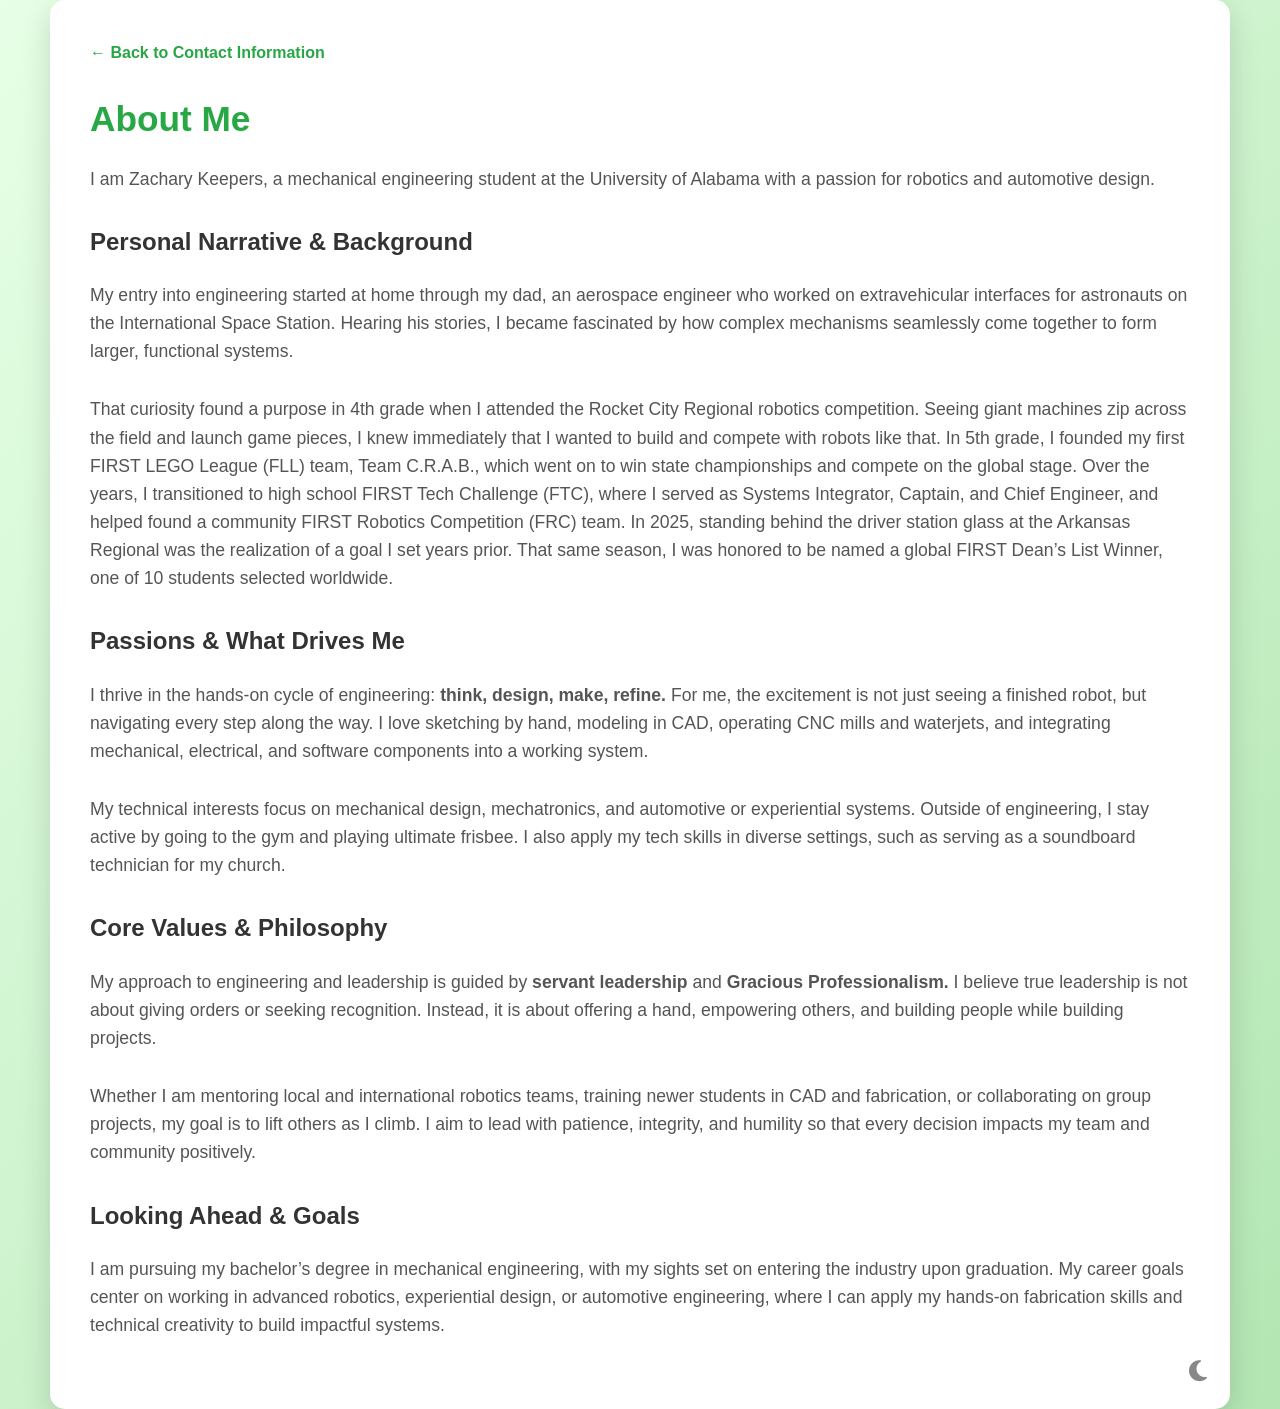
<file: about-me.html>
<!DOCTYPE html>
<html lang="en">
<head>
    <meta charset="UTF-8">
    <meta name="viewport" content="width=device-width, initial-scale=1.0">
    <title>About Me - Zachary Keepers</title>
    <link rel="stylesheet" href="https://cdnjs.cloudflare.com/ajax/libs/font-awesome/6.5.2/css/all.min.css" integrity="sha512-SnH5WK+bZxgPHs44uWIX+LLJAJ9/2PkPKZ5QiAj6Ta86w+fsb2TkcmfRyVX3pBnMFcV7oQPJkl9QevSCWr3W6A==" crossorigin="anonymous" referrerpolicy="no-referrer">
    <link rel="stylesheet" href="style.css?v=2">
</head>
<body>
    <main class="content-page">
        <button id="theme-toggle" aria-label="Toggle light and dark mode">
            <i class="fas fa-moon"></i>
        </button>
        <a class="back-link" href="index.html">← Back to Contact Information</a>
        <h1>About Me</h1>
        <p>I am Zachary Keepers, a mechanical engineering student at the University of Alabama with a passion for robotics and automotive design.</p>

        <section class="about-section">
            <h2>Personal Narrative &amp; Background</h2>
            <p>My entry into engineering started at home through my dad, an aerospace engineer who worked on extravehicular interfaces for astronauts on the International Space Station. Hearing his stories, I became fascinated by how complex mechanisms seamlessly come together to form larger, functional systems.</p>
            <p>That curiosity found a purpose in 4th grade when I attended the Rocket City Regional robotics competition. Seeing giant machines zip across the field and launch game pieces, I knew immediately that I wanted to build and compete with robots like that. In 5th grade, I founded my first FIRST LEGO League (FLL) team, Team C.R.A.B., which went on to win state championships and compete on the global stage. Over the years, I transitioned to high school FIRST Tech Challenge (FTC), where I served as Systems Integrator, Captain, and Chief Engineer, and helped found a community FIRST Robotics Competition (FRC) team. In 2025, standing behind the driver station glass at the Arkansas Regional was the realization of a goal I set years prior. That same season, I was honored to be named a global FIRST Dean’s List Winner, one of 10 students selected worldwide.</p>
        </section>

        <section class="about-section">
            <h2>Passions &amp; What Drives Me</h2>
            <p>I thrive in the hands-on cycle of engineering: <strong>think, design, make, refine.</strong> For me, the excitement is not just seeing a finished robot, but navigating every step along the way. I love sketching by hand, modeling in CAD, operating CNC mills and waterjets, and integrating mechanical, electrical, and software components into a working system.</p>
            <p>My technical interests focus on mechanical design, mechatronics, and automotive or experiential systems. Outside of engineering, I stay active by going to the gym and playing ultimate frisbee. I also apply my tech skills in diverse settings, such as serving as a soundboard technician for my church.</p>
        </section>

        <section class="about-section">
            <h2>Core Values &amp; Philosophy</h2>
            <p>My approach to engineering and leadership is guided by <strong>servant leadership</strong> and <strong>Gracious Professionalism.</strong> I believe true leadership is not about giving orders or seeking recognition. Instead, it is about offering a hand, empowering others, and building people while building projects.</p>
            <p>Whether I am mentoring local and international robotics teams, training newer students in CAD and fabrication, or collaborating on group projects, my goal is to lift others as I climb. I aim to lead with patience, integrity, and humility so that every decision impacts my team and community positively.</p>
        </section>

        <section class="about-section">
            <h2>Looking Ahead &amp; Goals</h2>
            <p>I am pursuing my bachelor’s degree in mechanical engineering, with my sights set on entering the industry upon graduation. My career goals center on working in advanced robotics, experiential design, or automotive engineering, where I can apply my hands-on fabrication skills and technical creativity to build impactful systems.</p>
        </section>
    </main>
    <script>
        const themeToggle = document.getElementById('theme-toggle');
        const body = document.body;

        function setTheme(theme) {
            body.classList.toggle('dark-mode', theme === 'dark');
            themeToggle.querySelector('i').className = theme === 'dark' ? 'fas fa-sun' : 'fas fa-moon';
        }

        const savedTheme = localStorage.getItem('theme');
        if (savedTheme) {
            setTheme(savedTheme);
        } else if (window.matchMedia && window.matchMedia('(prefers-color-scheme: dark)').matches) {
            setTheme('dark');
        } else {
            setTheme('light');
        }

        themeToggle.addEventListener('click', () => {
            const nextTheme = body.classList.contains('dark-mode') ? 'light' : 'dark';
            setTheme(nextTheme);
            localStorage.setItem('theme', nextTheme);
        });
    </script>
</body>
</html>
</file>
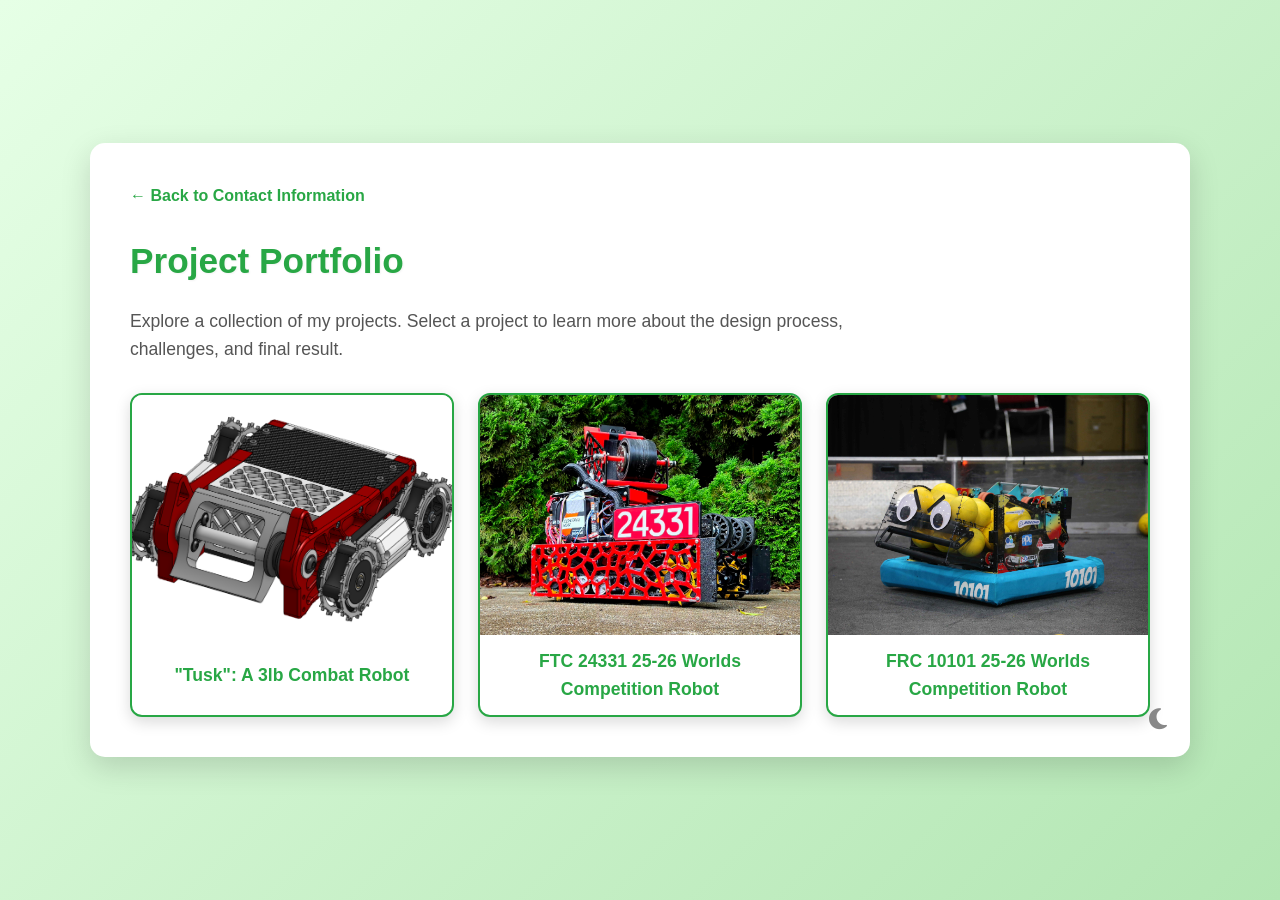
<file: project-portfolio.html>
<!DOCTYPE html>
<html lang="en">
<head>
    <meta charset="UTF-8">
    <meta name="viewport" content="width=device-width, initial-scale=1.0">
    <title>Project Portfolio - Zachary Keepers</title>
    <link rel="stylesheet" href="https://cdnjs.cloudflare.com/ajax/libs/font-awesome/6.5.2/css/all.min.css" integrity="sha512-SnH5WK+bZxgPHs44uWIX+LLJAJ9/2PkPKZ5QiAj6Ta86w+fsb2TkcmfRyVX3pBnMFcV7oQPJkl9QevSCWr3W6A==" crossorigin="anonymous" referrerpolicy="no-referrer">
    <link rel="stylesheet" href="style.css?v=2">
</head>
<body>
    <main class="content-page project-page">
        <button id="theme-toggle" aria-label="Toggle light and dark mode">
            <i class="fas fa-moon"></i>
        </button>
        <a class="back-link" href="index.html">← Back to Contact Information</a>
        <h1>Project Portfolio</h1>
        <p class="project-intro">Explore a collection of my projects. Select a project to learn more about the design process, challenges, and final result.</p>

        <section class="project-grid" aria-label="Projects">
            <!-- Duplicate a project card to add another project to the collection. -->
            <a class="project-card" href="project-websites/Tusk Battlebot.html">
                <div class="project-image" style="--project-image: url('project-photos/Tusk Bot Photo.png');">
                </div>
                <h2><strong>"Tusk"</strong> : A 3lb Combat Robot</h2>
            </a>

            <a class="project-card" href="project-websites/24331 Cypher.html">
                <div class="project-image" style="--project-image: url('project-photos/Cypher Photo.jpg');">
                </div>
                <h2>FTC 24331 25-26 Worlds Competition Robot</h2>
            </a>

            <a class="project-card" href="project-websites/10101 Waka-Waka.html">
                <div class="project-image" style="--project-image: url('project-photos/Waka-Waka Photo.jpg');">
                </div>
                <h2>FRC 10101 25-26 Worlds Competition Robot</h2>
            </a>
        </section>
    </main>
    <script>
        const themeToggle = document.getElementById('theme-toggle');
        const body = document.body;

        function setTheme(theme) {
            body.classList.toggle('dark-mode', theme === 'dark');
            themeToggle.querySelector('i').className = theme === 'dark' ? 'fas fa-sun' : 'fas fa-moon';
        }

        const savedTheme = localStorage.getItem('theme');
        if (savedTheme) {
            setTheme(savedTheme);
        } else if (window.matchMedia && window.matchMedia('(prefers-color-scheme: dark)').matches) {
            setTheme('dark');
        } else {
            setTheme('light');
        }

        themeToggle.addEventListener('click', () => {
            const nextTheme = body.classList.contains('dark-mode') ? 'light' : 'dark';
            setTheme(nextTheme);
            localStorage.setItem('theme', nextTheme);
        });
    </script>
</body>
</html>
</file>
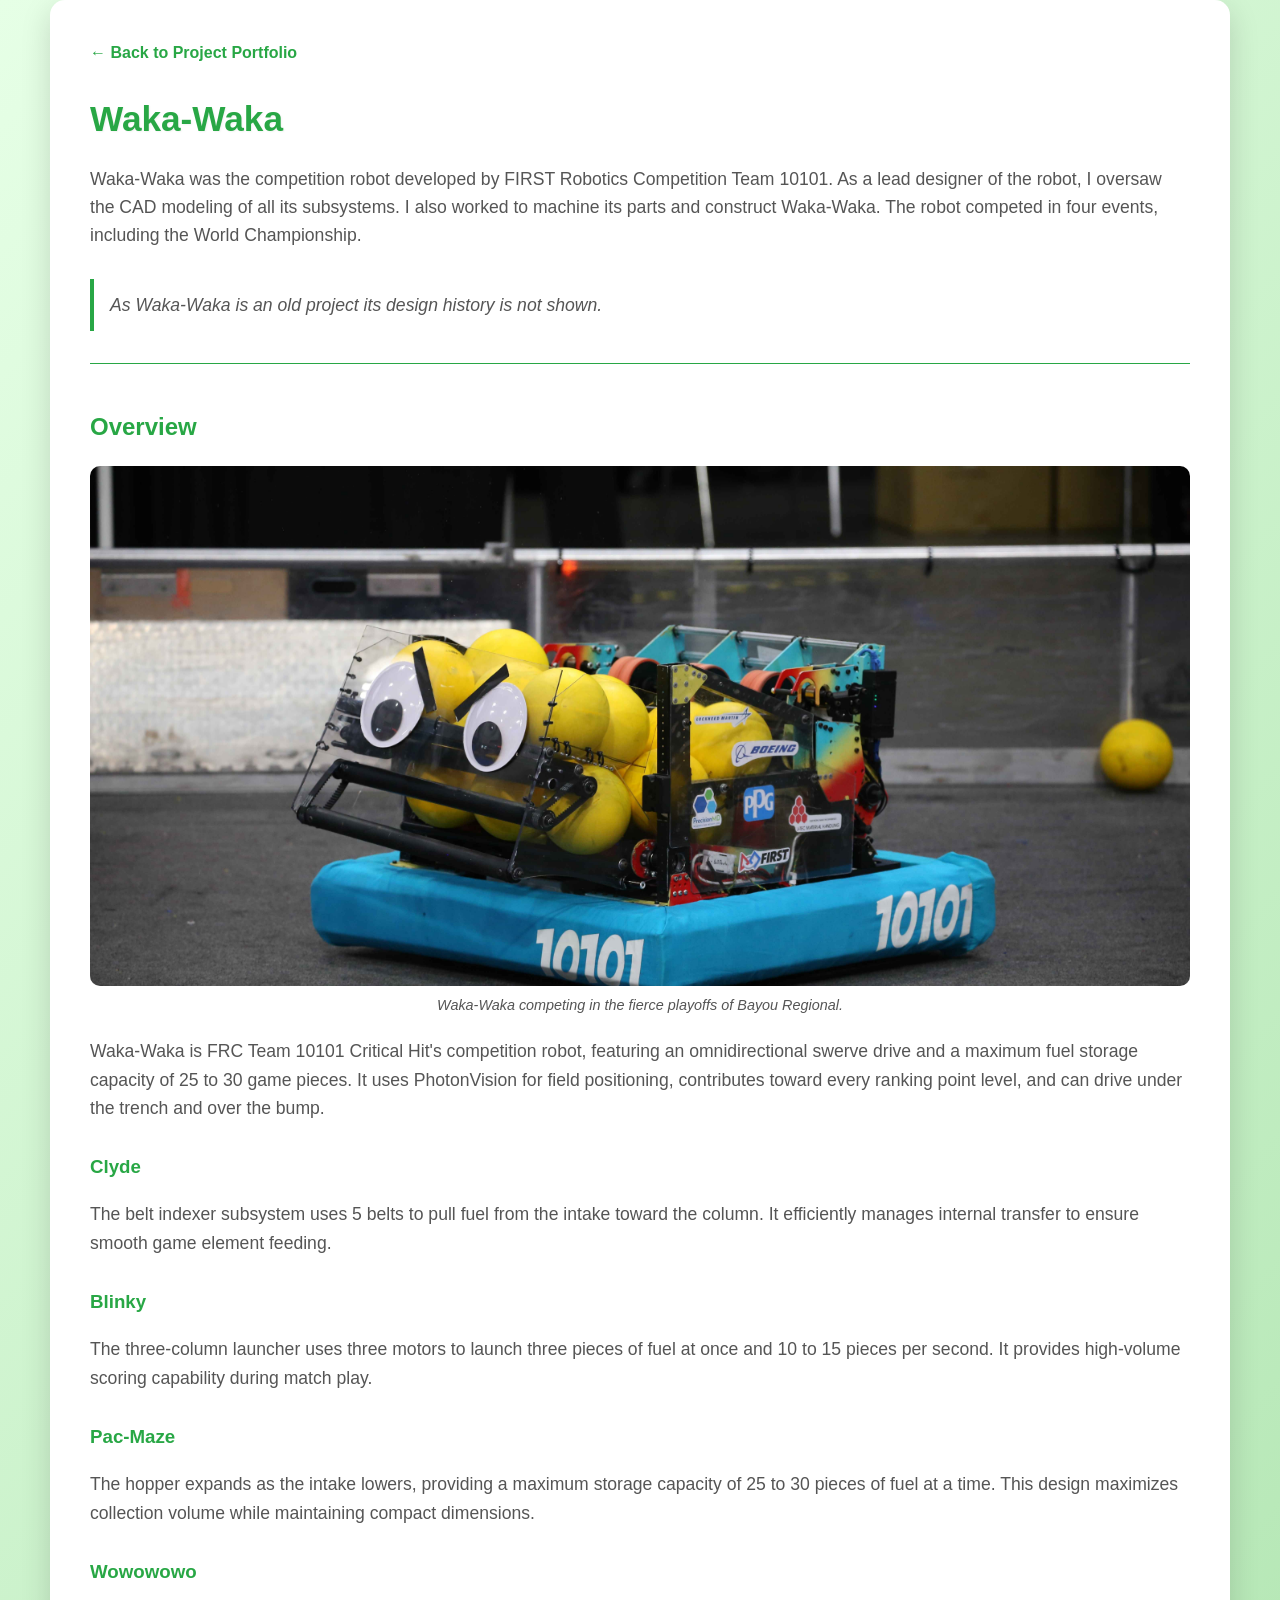
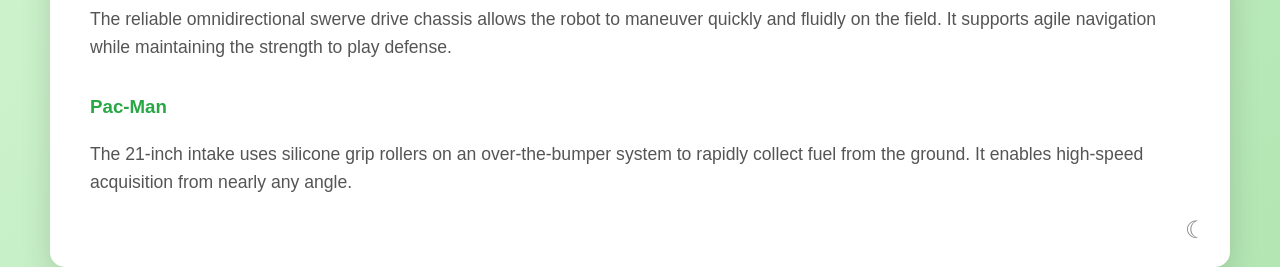
<file: project-websites/10101 Waka-Waka.html>
<!DOCTYPE html>
<html lang="en">
<head>
    <meta charset="UTF-8">
    <meta name="viewport" content="width=device-width, initial-scale=1.0">
    <title>FRC 10101 25-26 Waka-Waka - Zachary Keepers</title>
    <link rel="stylesheet" href="../style.css?v=2">
</head>
<body>
    <main class="content-page project-blog">
        <button id="theme-toggle" aria-label="Toggle light and dark mode">
            <span aria-hidden="true">☾</span>
        </button>
        <a class="back-link" href="../project-portfolio.html">← Back to Project Portfolio</a>

        <h1>Waka-Waka</h1>
        <p>Waka-Waka was the competition robot developed by FIRST Robotics Competition Team 10101. As a lead designer of the robot, I oversaw the CAD modeling of all its subsystems.
            I also worked to machine its parts and construct Waka-Waka. The robot competed in four events, including the World Championship.</p>
        <p class="project-disclaimer">As Waka-Waka is an old project its design history is not shown.</p>

        <article class="project-update">
            <h2>Overview</h2>

            <figure>
                <img src="../project-photos/Waka-Waka Photo.jpg" alt="Waka-Waka in the playoffs of Bayou Regional">
                <figcaption>Waka-Waka competing in the fierce playoffs of Bayou Regional.</figcaption>
            </figure>

            <div>
                <p>Waka-Waka is FRC Team 10101 Critical Hit's competition robot, featuring an omnidirectional swerve drive and a maximum fuel storage capacity of 25 to 30 game pieces.
                     It uses PhotonVision for field positioning, contributes toward every ranking point level, and can drive under the trench and over the bump.</p>

                <h3>Clyde</h3>
                <p>The belt indexer subsystem uses 5 belts to pull fuel from the intake toward the column. It efficiently manages internal transfer to ensure smooth game element feeding.</p>

                <h3>Blinky</h3>
                <p>The three-column launcher uses three motors to launch three pieces of fuel at once and 10 to 15 pieces per second. It provides high-volume scoring capability during match play.</p>

                <h3>Pac-Maze</h3>
                <p>The hopper expands as the intake lowers, providing a maximum storage capacity of 25 to 30 pieces of fuel at a time. This design maximizes collection volume while maintaining compact dimensions.</p>

                <h3>Wowowowo</h3>
                <p>The reliable omnidirectional swerve drive chassis allows the robot to maneuver quickly and fluidly on the field. It supports agile navigation while maintaining the strength to play defense.</p>

                <h3>Pac-Man</h3>
                <p>The 21-inch intake uses silicone grip rollers on an over-the-bumper system to rapidly collect fuel from the ground. It enables high-speed acquisition from nearly any angle.</p>
            </div>
        </article>
        
    </main>

    <script>
        const themeToggle = document.getElementById('theme-toggle');
        const body = document.body;

        function setTheme(theme) {
            body.classList.toggle('dark-mode', theme === 'dark');
            themeToggle.querySelector('span').textContent = theme === 'dark' ? '☀' : '☾';
        }

        const savedTheme = localStorage.getItem('theme');
        if (savedTheme) {
            setTheme(savedTheme);
        } else if (window.matchMedia && window.matchMedia('(prefers-color-scheme: dark)').matches) {
            setTheme('dark');
        } else {
            setTheme('light');
        }

        themeToggle.addEventListener('click', () => {
            const nextTheme = body.classList.contains('dark-mode') ? 'light' : 'dark';
            setTheme(nextTheme);
            localStorage.setItem('theme', nextTheme);
        });
    </script>
</body>
</html>
</file>
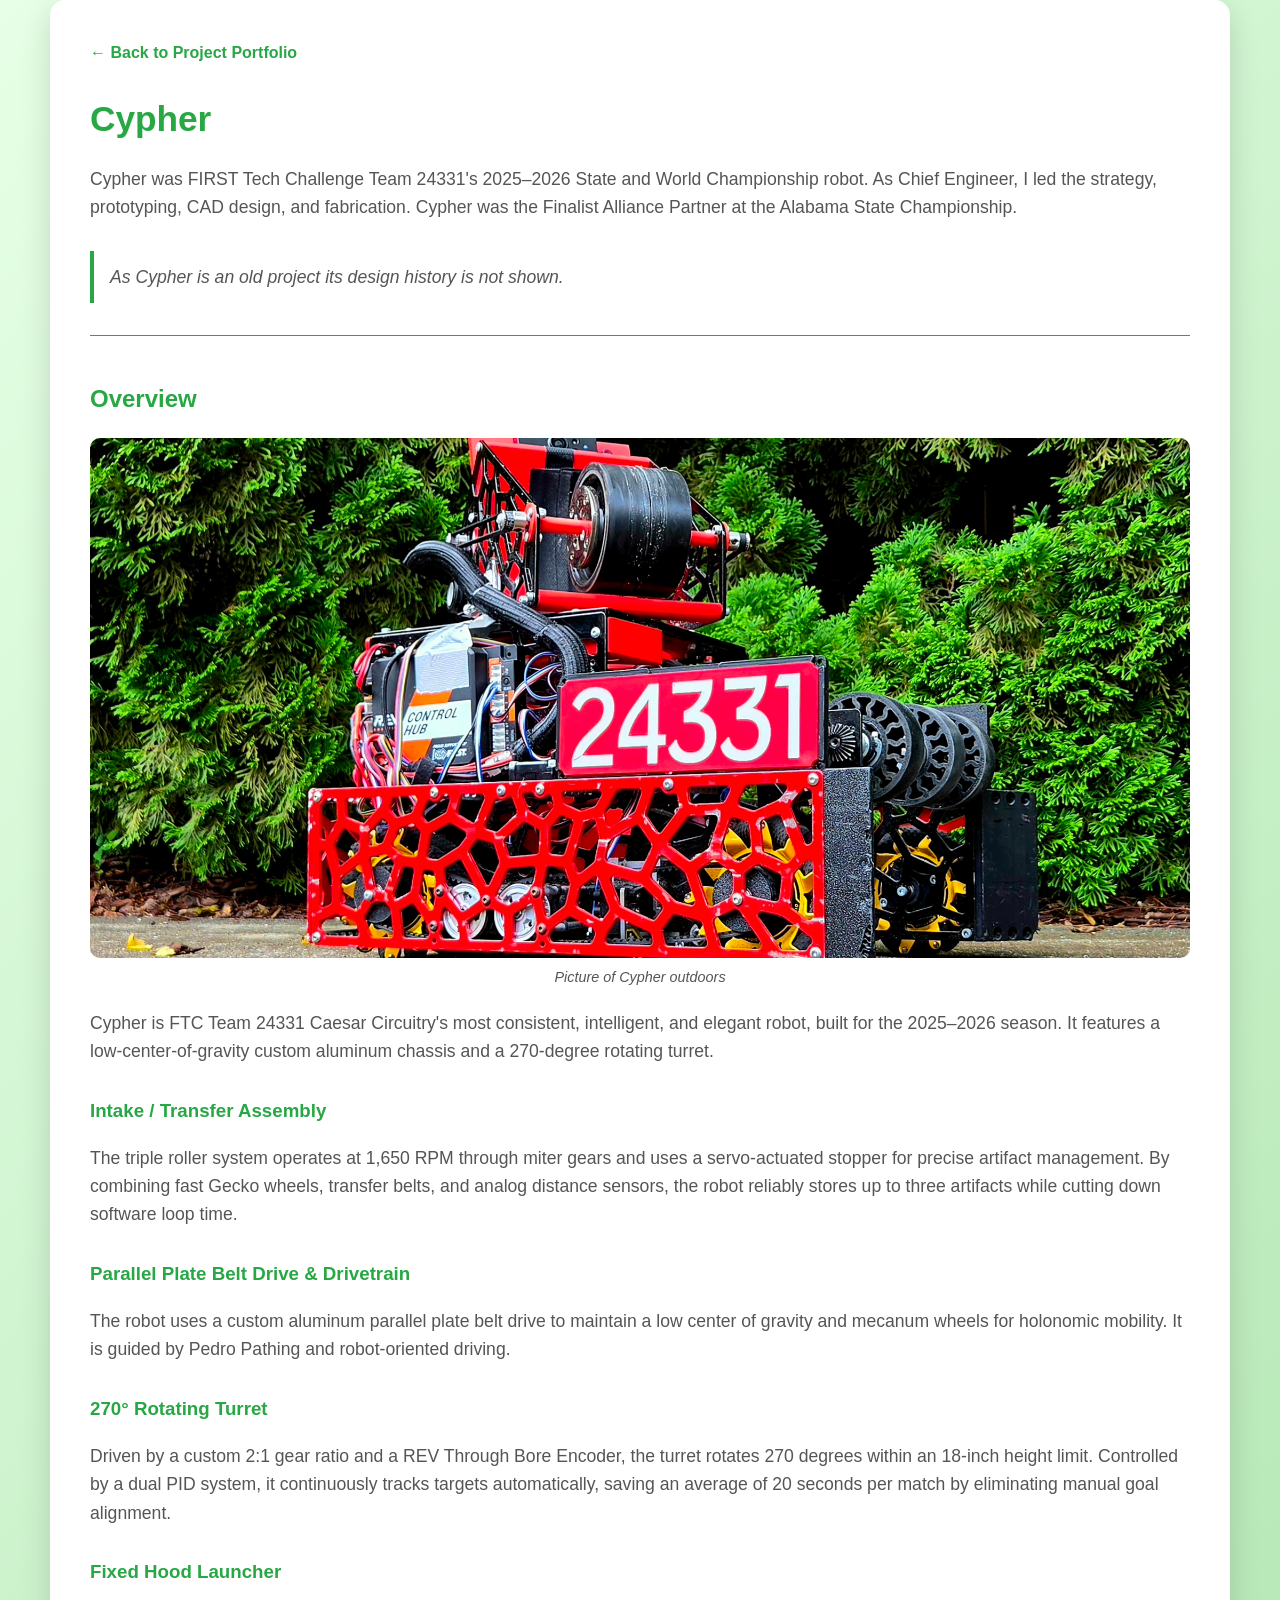
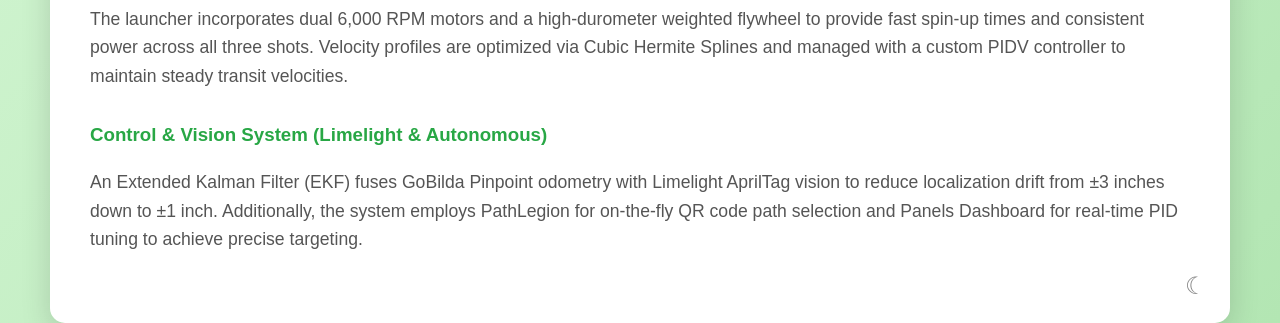
<file: project-websites/24331 Cypher.html>
<!DOCTYPE html>
<html lang="en">
<head>
    <meta charset="UTF-8">
    <meta name="viewport" content="width=device-width, initial-scale=1.0">
    <title>FTC 24331 25-26 Cypher - Zachary Keepers</title>
    <link rel="stylesheet" href="../style.css?v=2">
</head>
<body>
    <main class="content-page project-blog">
        <button id="theme-toggle" aria-label="Toggle light and dark mode">
            <span aria-hidden="true">☾</span>
        </button>
        <a class="back-link" href="../project-portfolio.html">← Back to Project Portfolio</a>

        <h1>Cypher</h1>
        <p>Cypher was FIRST Tech Challenge Team 24331's 2025–2026 State and World Championship robot. As Chief Engineer, I led the strategy, prototyping, CAD design, and fabrication.
            Cypher was the Finalist Alliance Partner at the Alabama State Championship.
        </p>
        <p class="project-disclaimer">As Cypher is an old project its design history is not shown.</p>

        <article class="project-update">
            <h2>Overview</h2>

            <figure>
                <img src="../project-photos/Cypher Photo.jpg" alt="Fancy picture of Cypher">
                <figcaption>Picture of Cypher outdoors</figcaption>
            </figure>

            <div class="update-content">
                <p>Cypher is FTC Team 24331 Caesar Circuitry's most consistent, intelligent, and elegant robot, built for the 2025–2026 season. It features a
                    low-center-of-gravity custom aluminum chassis and a 270-degree rotating turret.</p>

                <h3>Intake / Transfer Assembly</h3>
                <p>The triple roller system operates at 1,650 RPM through miter gears and uses a servo-actuated stopper for precise artifact management. 
                    By combining fast Gecko wheels, transfer belts, and analog distance sensors, the robot reliably stores up to three artifacts while cutting down software loop time.</p>

                <h3>Parallel Plate Belt Drive & Drivetrain</h3>
                <p>The robot uses a custom aluminum parallel plate belt drive to maintain a low center of gravity and mecanum wheels for
                    holonomic mobility. It is guided by Pedro Pathing and robot-oriented driving.</p>

                <h3>270° Rotating Turret</h3>
                <p>Driven by a custom 2:1 gear ratio and a REV Through Bore Encoder, the turret rotates 270 degrees within an 18-inch height limit.
                    Controlled by a dual PID system, it continuously tracks targets automatically, saving an average of 20 seconds per match by eliminating manual goal alignment.</p>

                <h3>Fixed Hood Launcher</h3>
                <p>The launcher incorporates dual 6,000 RPM motors and a high-durometer weighted flywheel to provide fast spin-up times and consistent
                    power across all three shots. Velocity profiles are optimized via Cubic Hermite Splines and managed with a custom PIDV controller to maintain steady transit velocities.</p>

                <h3>Control & Vision System (Limelight & Autonomous)</h3>
                <p>An Extended Kalman Filter (EKF) fuses GoBilda Pinpoint odometry with Limelight AprilTag vision to reduce localization drift from ±3 inches down
                     to ±1 inch. Additionally, the system employs PathLegion for on-the-fly QR code path selection and Panels Dashboard for real-time PID tuning to achieve precise targeting.</p>
            </div>
        </article>
    </main>

    <script>
        const themeToggle = document.getElementById('theme-toggle');
        const body = document.body;

        function setTheme(theme) {
            body.classList.toggle('dark-mode', theme === 'dark');
            themeToggle.querySelector('span').textContent = theme === 'dark' ? '☀' : '☾';
        }

        const savedTheme = localStorage.getItem('theme');
        if (savedTheme) {
            setTheme(savedTheme);
        } else if (window.matchMedia && window.matchMedia('(prefers-color-scheme: dark)').matches) {
            setTheme('dark');
        } else {
            setTheme('light');
        }

        themeToggle.addEventListener('click', () => {
            const nextTheme = body.classList.contains('dark-mode') ? 'light' : 'dark';
            setTheme(nextTheme);
            localStorage.setItem('theme', nextTheme);
        });
    </script>
</body>
</html>
</file>
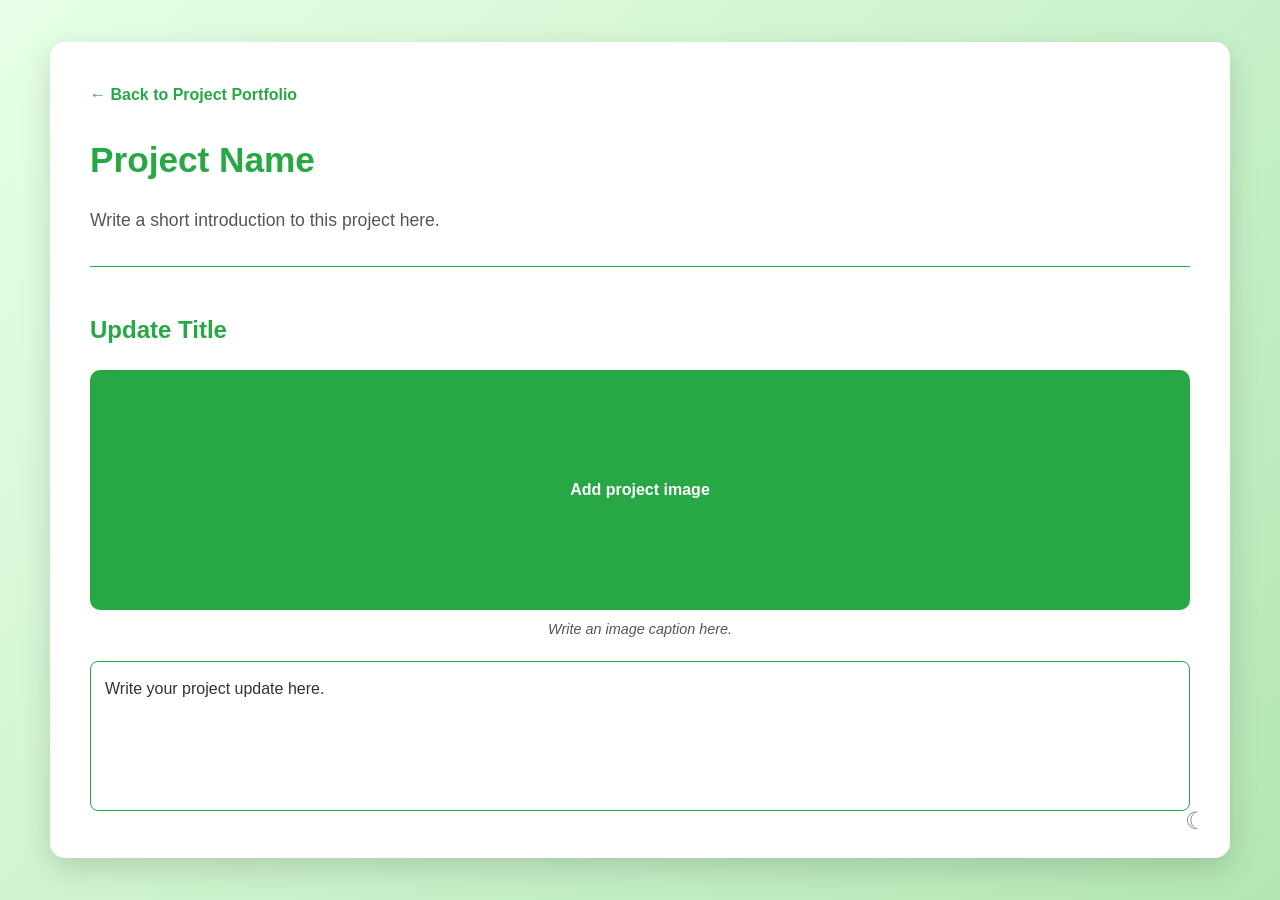
<file: project-websites/project-template.html>
<!DOCTYPE html>
<html lang="en">
<head>
    <meta charset="UTF-8">
    <meta name="viewport" content="width=device-width, initial-scale=1.0">
    <title>Project Name - Zachary Keepers</title>
    <link rel="stylesheet" href="../style.css?v=2">
</head>
<body>
    <main class="content-page project-blog">
        <button id="theme-toggle" aria-label="Toggle light and dark mode">
            <span aria-hidden="true">☾</span>
        </button>
        <a class="back-link" href="../project-portfolio.html">← Back to Project Portfolio</a>

        <h1>Project Name</h1>
        <p>Write a short introduction to this project here.</p>

        <!-- Copy the project-update section below whenever you want to add another blog update. -->
        <article class="project-update">
            <h2>Update Title</h2>

            <figure>
                <!-- Replace this placeholder with:
                <img src="../project-images/project-image.jpg" alt="Describe what is shown in this project image">
                -->
                <div class="project-photo-placeholder" role="img" aria-label="Project image placeholder">Add project image</div>
                <figcaption>Write an image caption here.</figcaption>
            </figure>

            <!-- Replace this placeholder with the text for your update. -->
            <textarea class="update-text" aria-label="Project update text">Write your project update here.</textarea>
        </article>
    </main>

    <script>
        const themeToggle = document.getElementById('theme-toggle');
        const body = document.body;

        function setTheme(theme) {
            body.classList.toggle('dark-mode', theme === 'dark');
            themeToggle.querySelector('span').textContent = theme === 'dark' ? '☀' : '☾';
        }

        const savedTheme = localStorage.getItem('theme');
        if (savedTheme) {
            setTheme(savedTheme);
        } else if (window.matchMedia && window.matchMedia('(prefers-color-scheme: dark)').matches) {
            setTheme('dark');
        } else {
            setTheme('light');
        }

        themeToggle.addEventListener('click', () => {
            const nextTheme = body.classList.contains('dark-mode') ? 'light' : 'dark';
            setTheme(nextTheme);
            localStorage.setItem('theme', nextTheme);
        });
    </script>
</body>
</html>
</file>
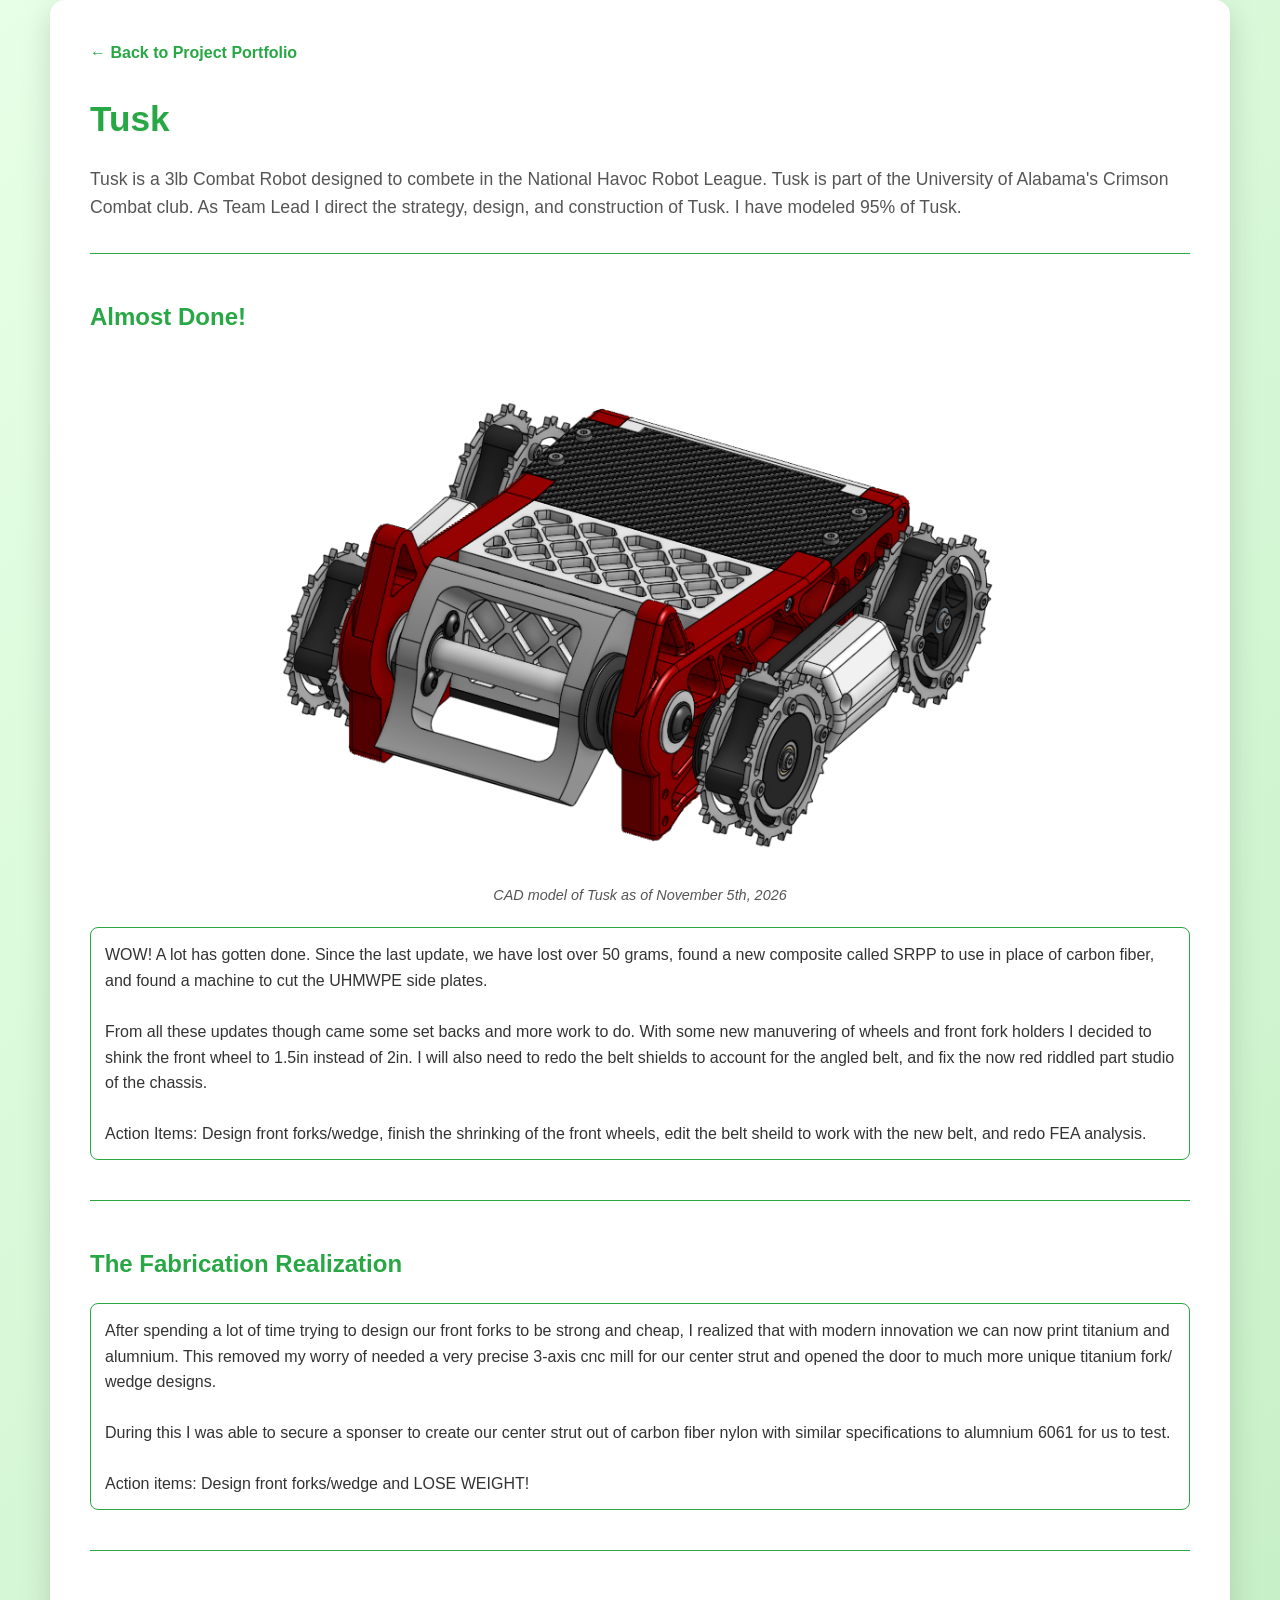
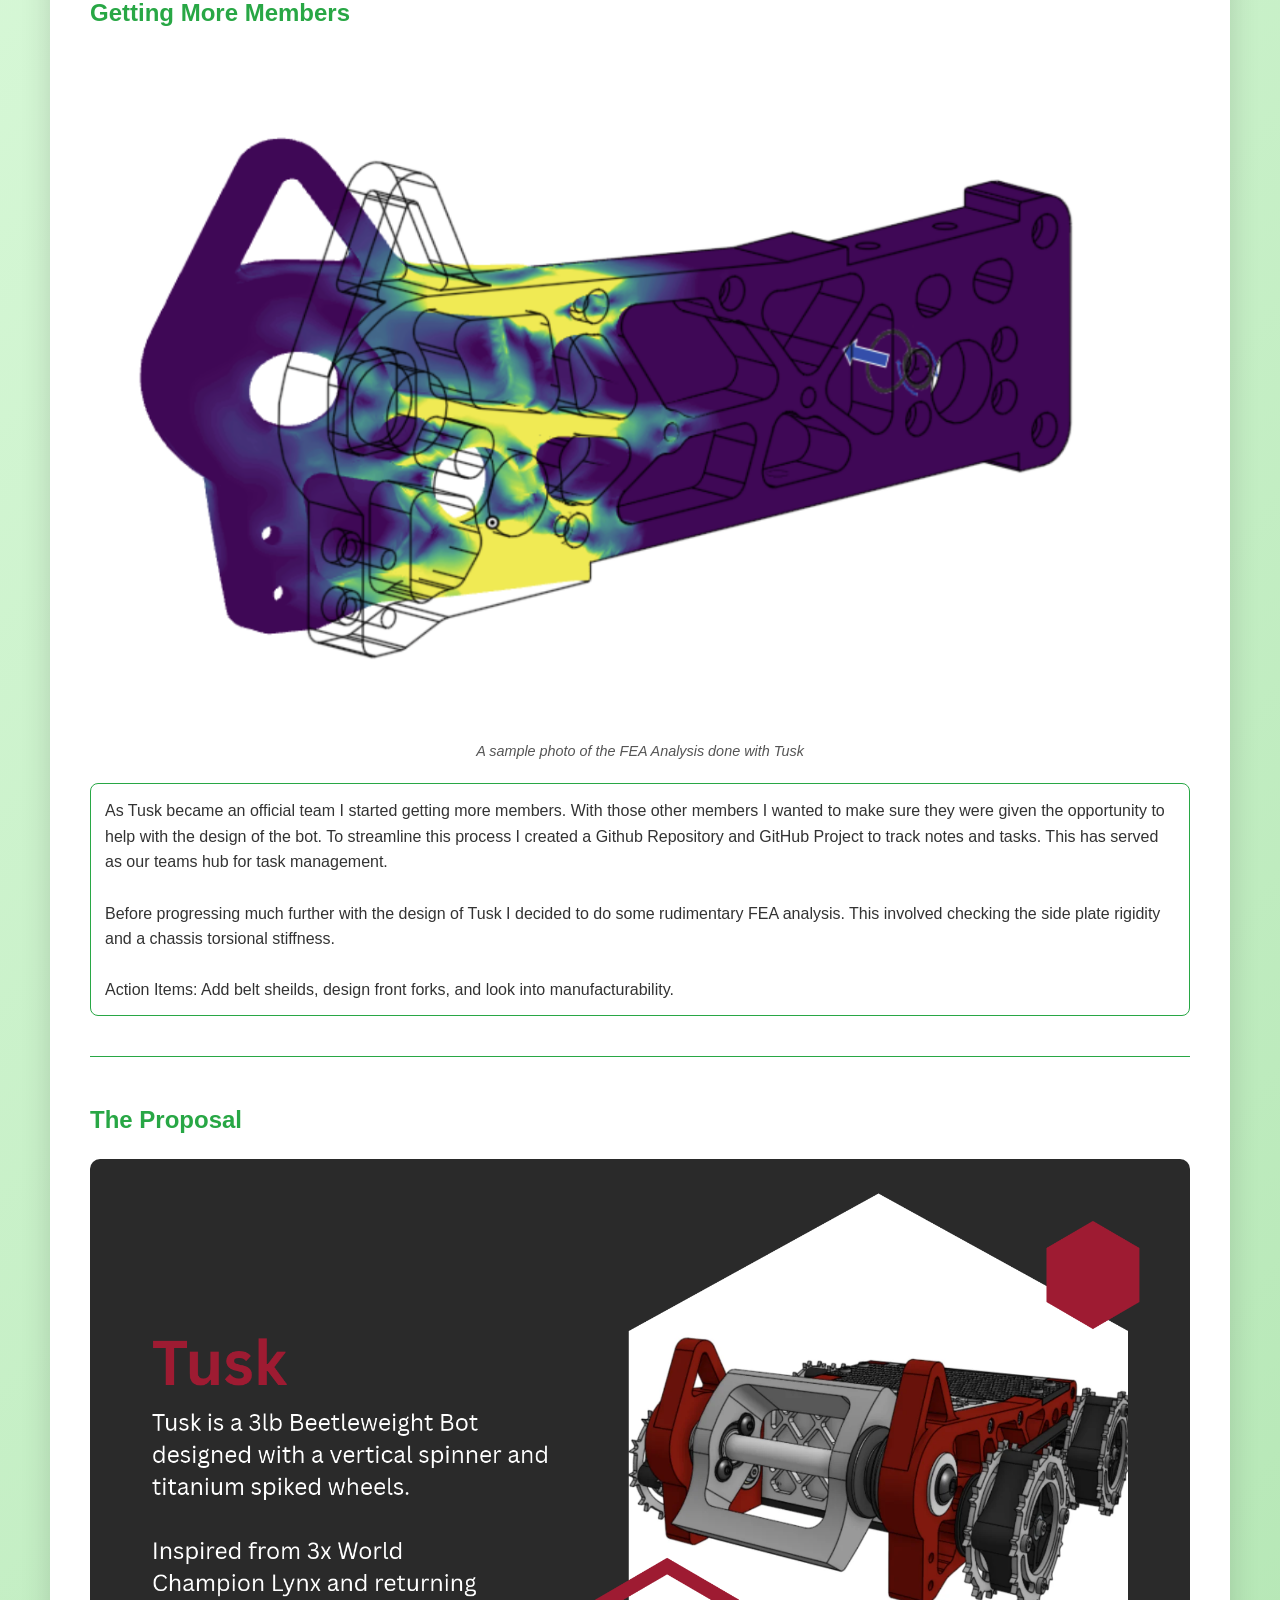
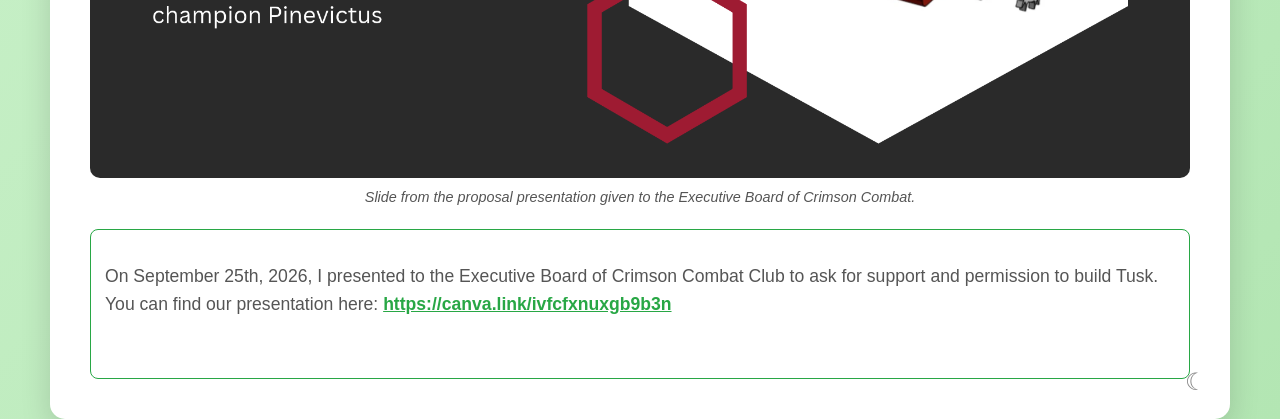
<file: project-websites/Tusk Battlebot.html>
<!DOCTYPE html>
<html lang="en">
<head>
    <meta charset="UTF-8">
    <meta name="viewport" content="width=device-width, initial-scale=1.0">
    <title>Tusk Combat Robot - Zachary Keepers</title>
    <link rel="stylesheet" href="../style.css?v=2">
</head>
<body>
    <main class="content-page project-blog">
        <button id="theme-toggle" aria-label="Toggle light and dark mode">
            <span aria-hidden="true">☾</span>
        </button>
        <a class="back-link" href="../project-portfolio.html">← Back to Project Portfolio</a>

        <h1>Tusk</h1>
        <p>Tusk is a 3lb Combat Robot designed to combete in the National Havoc Robot League. Tusk is part of the University of Alabama's Crimson Combat club. 
            As Team Lead I direct the strategy, design, and construction of Tusk. I have modeled 95% of Tusk.</p>

        <article class="project-update">
            <h2>Almost Done!</h2>

            <figure>
                <div class="tusk-almost-done-frame">
                    <img class="tusk-almost-done-image" src="../project-photos/Tusk Bot Photo.png" alt="Tusk as of 11/5/2026">
                </div>
                <figcaption>CAD model of Tusk as of November 5th, 2026</figcaption>
            </figure>

            <textarea class="update-text" aria-label="Project update text">WOW! A lot has gotten done. Since the last update, we have lost over 50 grams, found a new composite called SRPP to use in place of carbon fiber, and found a machine to cut the UHMWPE side plates.

From all these updates though came some set backs and more work to do. With some new manuvering of wheels and front fork holders I decided to shink the front wheel to 1.5in instead of 2in. I will also need to redo the belt shields to account for the angled belt, and fix the now red riddled part studio of the chassis.

Action Items: Design front forks/wedge, finish the shrinking of the front wheels, edit the belt sheild to work with the new belt, and redo FEA analysis.</textarea>
        </article>
        
        <article class="project-update">
            <h2>The Fabrication Realization</h2>

            <textarea class="update-text" aria-label="Project update text">After spending a lot of time trying to design our front forks to be strong and cheap, I realized that with modern innovation we can now print titanium and alumnium. This removed my worry of needed a very precise 3-axis cnc mill for our center strut and opened the door to much more unique titanium fork/ wedge designs.

During this I was able to secure a sponser to create our center strut out of carbon fiber nylon with similar specifications to alumnium 6061 for us to test.

Action items: Design front forks/wedge and LOSE WEIGHT!</textarea>
        </article>

        <article class="project-update">
            <h2>Getting More Members</h2>

            <figure>
                <img class="tusk-almost-done-image" src="../project-photos/Tusk FEA.png" alt="FEA Analysis of Chassis Side Plate">
                <figcaption>A sample photo of the FEA Analysis done with Tusk</figcaption>
            </figure>

            <textarea class="update-text" aria-label="Project update text">As Tusk became an official team I started getting more members. With those other members I wanted to make sure they were given the opportunity to help with the design of the bot. To streamline this process I created a Github Repository and GitHub Project to track notes and tasks. This has served as our teams hub for task management. 

Before progressing much further with the design of Tusk I decided to do some rudimentary FEA analysis. This involved checking the side plate rigidity and a chassis torsional stiffness.

Action Items: Add belt sheilds, design front forks, and look into manufacturability.</textarea>
        </article>

        <article class="project-update">
            <h2>The Proposal</h2>

            <figure>
                <img class="tusk-almost-done-image" src="../project-photos/Roller Pitch Slideshow.png" alt="Photo of Tusk when we were proposing">
                <figcaption>Slide from the proposal presentation given to the Executive Board of Crimson Combat.</figcaption>
            </figure>

            <div class="update-text"><p>On September 25th, 2026, I presented to the Executive Board of Crimson Combat Club to ask for support and permission to build Tusk.
                    You can find our presentation here: <a href="https://canva.link/ivfcfxnuxgb9b3n" target="_blank" rel="noopener noreferrer">https://canva.link/ivfcfxnuxgb9b3n</a></p></div>
        </article>
    </main>

    <script>
        const themeToggle = document.getElementById('theme-toggle');
        const body = document.body;

        function setTheme(theme) {
            body.classList.toggle('dark-mode', theme === 'dark');
            themeToggle.querySelector('span').textContent = theme === 'dark' ? '☀' : '☾';
        }

        const savedTheme = localStorage.getItem('theme');
        if (savedTheme) {
            setTheme(savedTheme);
        } else if (window.matchMedia && window.matchMedia('(prefers-color-scheme: dark)').matches) {
            setTheme('dark');
        } else {
            setTheme('light');
        }

        themeToggle.addEventListener('click', () => {
            const nextTheme = body.classList.contains('dark-mode') ? 'light' : 'dark';
            setTheme(nextTheme);
            localStorage.setItem('theme', nextTheme);
        });

        document.querySelectorAll('.update-text').forEach((textArea) => {
            const resizeTextArea = () => {
                textArea.style.height = 'auto';
                textArea.style.height = `${textArea.scrollHeight}px`;
            };

            resizeTextArea();
            textArea.addEventListener('input', resizeTextArea);
        });
    </script>
</body>
</html>
</file>
<file: style.css>
/* style.css */

/* Define CSS Variables for Colors */
:root {
    /* Light Mode Colors (Default - Green Theme) */
    --background-color: linear-gradient(135deg, #e6ffe6 0%, #b3e6b3 100%);
    --container-bg: #ffffff;
    --text-color: #333;
    --heading-color: #28a745;
    --paragraph-color: #555;
    --border-color: #28a745;
    --box-shadow-color: rgba(0, 0, 0, 0.15);
    --button-bg: #28a745;
    --button-hover-bg: #218838;
    --button-shadow-color: rgba(40, 167, 69, 0.2);
    --button-hover-shadow-color: rgba(40, 167, 69, 0.3);
    --profile-border-color: #28a745;
    --profile-shadow-color: rgba(40, 167, 69, 0.3);
    --toggle-button-color: #888;
    --toggle-button-hover-color: #555;
}

/* Dark Mode Colors (Green Theme) */
body.dark-mode {
    --background-color: linear-gradient(135deg, #1e3c2c 0%, #2a4e3a 100%);
    --container-bg: #3b5f4c;
    --text-color: #e0e0e0;
    --heading-color: #8ce196;
    --paragraph-color: #c0c0c0;
    --border-color: #8ce196;
    --box-shadow-color: rgba(0, 0, 0, 0.4);
    --button-bg: #4f8a61;
    --button-hover-bg: #407151;
    --button-shadow-color: rgba(0, 0, 0, 0.3);
    --button-hover-shadow-color: rgba(0, 0, 0, 0.5);
    --profile-border-color: #8ce196;
    --profile-shadow-color: rgba(140, 225, 150, 0.3);
    --toggle-button-color: #c0c0c0;
    --toggle-button-hover-color: #e0e0e0;
    --menu-bg: #3b5f4c;
    --menu-text-color: #e0e0e0;
}

/* Apply Variables to Elements */
body {
    font-family: 'Segoe UI', Tahoma, Geneva, Verdana, sans-serif;
    display: flex;
    justify-content: center;
    align-items: center;
    min-height: 100vh;
    margin: 0;
    background: var(--background-color);
    color: var(--text-color);
    line-height: 1.6;
    transition: background 0.5s ease, color 0.5s ease;
}

:root {
    --menu-bg: #ffffff;
    --menu-text-color: #333;
}

.site-menu {
    position: absolute;
    top: 18px;
    right: 18px;
    z-index: 20;
}

.menu-toggle {
    display: flex;
    flex-direction: column;
    justify-content: center;
    align-items: center;
    gap: 5px;
    width: 44px;
    height: 44px;
    padding: 8px;
    border: none;
    border-radius: 8px;
    background: var(--container-bg);
    box-shadow: 0 4px 12px var(--box-shadow-color);
    color: var(--text-color);
    cursor: pointer;
}

.menu-toggle span {
    display: block;
    width: 25px;
    height: 3px;
    border-radius: 2px;
    background: currentColor;
    transition: transform 0.3s ease, opacity 0.3s ease;
}

.menu-toggle[aria-expanded="true"] span:nth-child(1) {
    transform: translateY(8px) rotate(45deg);
}

.menu-toggle[aria-expanded="true"] span:nth-child(2) {
    opacity: 0;
}

.menu-toggle[aria-expanded="true"] span:nth-child(3) {
    transform: translateY(-8px) rotate(-45deg);
}

.menu-links {
    position: absolute;
    top: 58px;
    right: 0;
    display: flex;
    flex-direction: column;
    min-width: 190px;
    padding: 8px;
    border-radius: 10px;
    background: var(--menu-bg);
    box-shadow: 0 8px 20px var(--box-shadow-color);
    opacity: 0;
    visibility: hidden;
    transform: translateY(-8px);
    transition: opacity 0.2s ease, visibility 0.2s ease, transform 0.2s ease;
}

.menu-links.is-open {
    opacity: 1;
    visibility: visible;
    transform: translateY(0);
}

.menu-links a {
    padding: 10px 14px;
    border-radius: 6px;
    color: var(--menu-text-color);
    text-decoration: none;
    font-weight: 600;
}

.menu-links a:hover,
.menu-links a:focus {
    background: var(--button-bg);
    color: #fff;
    outline: none;
}

.container {
    text-align: center;
    background-color: var(--container-bg);
    padding: 40px;
    border-radius: 15px;
    box-shadow: 0 10px 30px var(--box-shadow-color);
    max-width: 450px;
    width: 90%;
    animation: fadeIn 1s ease-out;
    transition: background-color 0.5s ease, box-shadow 0.5s ease;
    position: relative;
    padding-top: 175px;
    padding-bottom: 60px;
}

.content-page {
    position: relative;
    max-width: 1100px;
    width: min(90%, 1100px);
    padding: 40px;
    border-radius: 15px;
    background-color: var(--container-bg);
    box-shadow: 0 10px 30px var(--box-shadow-color);
    animation: fadeIn 1s ease-out;
}

.content-page h1 {
    margin-top: 25px;
}

.content-page p {
    text-align: left;
}

.project-page {
    box-sizing: border-box;
}

.project-intro {
    max-width: 760px;
}

.project-disclaimer {
    padding: 12px 16px;
    border-left: 4px solid var(--heading-color);
    background-color: var(--container-bg);
    color: var(--paragraph-color);
    font-style: italic;
}

.project-grid {
    display: grid;
    grid-template-columns: repeat(auto-fit, minmax(210px, 1fr));
    gap: 24px;
    margin-top: 30px;
}

.project-card {
    display: grid;
    grid-template-rows: 3fr 1fr;
    aspect-ratio: 1;
    overflow: hidden;
    border: 2px solid var(--border-color);
    border-radius: 12px;
    background-color: var(--container-bg);
    color: var(--text-color);
    text-decoration: none;
    box-shadow: 0 5px 15px var(--box-shadow-color);
    transition: transform 0.3s ease, box-shadow 0.3s ease;
}

.project-card:hover,
.project-card:focus-visible {
    transform: translateY(-5px);
    box-shadow: 0 10px 24px var(--box-shadow-color);
}

.project-card:focus-visible {
    outline: 3px solid var(--heading-color);
    outline-offset: 3px;
}

.project-image {
    display: flex;
    align-items: center;
    justify-content: center;
    min-height: 0;
    background-image: var(--project-image), linear-gradient(135deg, var(--button-bg), var(--heading-color));
    background-position: center;
    background-size: cover;
    color: #fff;
    font-size: 0.95em;
    font-weight: 600;
    text-align: center;
}

.project-image span {
    padding: 12px;
    border: 1px dashed rgba(255, 255, 255, 0.8);
    border-radius: 6px;
}

.project-card h2 {
    display: flex;
    align-items: center;
    justify-content: center;
    min-height: 0;
    margin: 0;
    padding: 12px;
    color: var(--heading-color);
    font-size: 1.1em;
    text-align: center;
}

.project-update {
    margin-top: 32px;
    padding-top: 24px;
    border-top: 1px solid var(--border-color);
}

.project-update h2,
.project-update h3 {
    color: var(--heading-color);
}

.project-update figure {
    margin: 20px 0;
}

.project-update img,
.project-image img {
    display: block;
    width: 100%;
    max-height: 520px;
    border-radius: 10px;
    object-fit: cover;
}

.tusk-almost-done-frame {
    width: 100%;
    height: 520px;
    background-color: #fff;
    border-radius: 10px;
    overflow: hidden;
}

.tusk-almost-done-image {
    width: 100%;
    height: 100%;
    max-height: none !important;
    object-fit: contain !important;
}

.project-photo-placeholder {
    display: flex;
    align-items: center;
    justify-content: center;
    min-height: 240px;
    border-radius: 10px;
    background: linear-gradient(135deg, var(--button-bg), var(--heading-color));
    color: #fff;
    font-weight: 600;
}

.project-update figcaption {
    margin-top: 8px;
    color: var(--paragraph-color);
    font-size: 0.9em;
    font-style: italic;
    text-align: center;
}

.update-content {
    line-height: 1.6;
}

.update-text {
    width: 100%;
    min-height: 150px;
    box-sizing: border-box;
    padding: 14px;
    border: 1px solid var(--border-color);
    border-radius: 8px;
    background: var(--container-bg);
    color: var(--text-color);
    font: inherit;
    line-height: 1.6;
    overflow: hidden;
    resize: none;
}

.update-text a {
    color: var(--heading-color);
    font-weight: 600;
    overflow-wrap: anywhere;
}

.update-text a:hover,
.update-text a:focus-visible {
    color: var(--button-hover-bg);
}

.back-link {
    color: var(--heading-color);
    font-weight: 600;
    text-decoration: none;
}

.back-link:hover,
.back-link:focus {
    text-decoration: underline;
}

.profile-pic {
    width: 250px;
    height: 250px;
    border-radius: 50%;
    object-fit: cover;
    margin-top: -125px;
    margin-bottom: 10px;
    border: 4px solid var(--profile-border-color);
    box-shadow: 0 0 15px var(--profile-shadow-color);
    transition: border-color 0.5s ease, box-shadow 0.5s ease;
}

h1 {
    color: var(--heading-color);
    margin-top: 0;
    margin-bottom: 10px;
    font-size: 2.2em;
    text-shadow: 1px 1px 2px rgba(0,0,0,0.05);
    transition: color 0.5s ease;
}

p {
    color: var(--paragraph-color);
    margin-bottom: 30px;
    font-size: 1.1em;
    transition: color 0.5s ease;
}

.link-button {
    display: block;
    width: calc(100% - 30px);
    padding: 18px;
    margin: 15px auto;
    background-color: var(--button-bg);
    color: white;
    text-decoration: none;
    border-radius: 10px;
    transition: all 0.3s ease;
    font-size: 1.2em;
    font-weight: bold;
    box-shadow: 0 4px 10px var(--button-shadow-color);
    display: flex;
    align-items: center;
    justify-content: center;
}

.link-button i {
    margin-right: 10px;
}

.link-button:hover {
    background-color: var(--button-hover-bg);
    transform: translateY(-3px);
    box-shadow: 0 8px 20px var(--button-hover-shadow-color);
}

/* Theme Toggle Button Styling */
#theme-toggle {
    position: absolute;
    bottom: 15px;
    right: 15px;
    background: none;
    border: none;
    cursor: pointer;
    font-size: 1.5em;
    color: var(--toggle-button-color);
    transition: color 0.3s ease, transform 0.3s ease;
    outline: none;
    padding: 8px;
    border-radius: 50%;
    z-index: 10;
}

#theme-toggle:hover {
    color: var(--toggle-button-hover-color);
    transform: scale(1.1);
}

@media (max-width: 600px) {
    .content-page {
        padding: 30px 20px;
    }

    .project-grid {
        grid-template-columns: repeat(auto-fit, minmax(150px, 1fr));
        gap: 16px;
    }

    .site-menu {
        top: 14px;
        right: 14px;
    }

    .menu-toggle {
        width: 46px;
        height: 46px;
    }
}


/* Keyframe for fade-in animation */
@keyframes fadeIn {
    from { opacity: 0; transform: translateY(20px); }
    to { opacity: 1; transform: translateY(0); }
}
</file>
